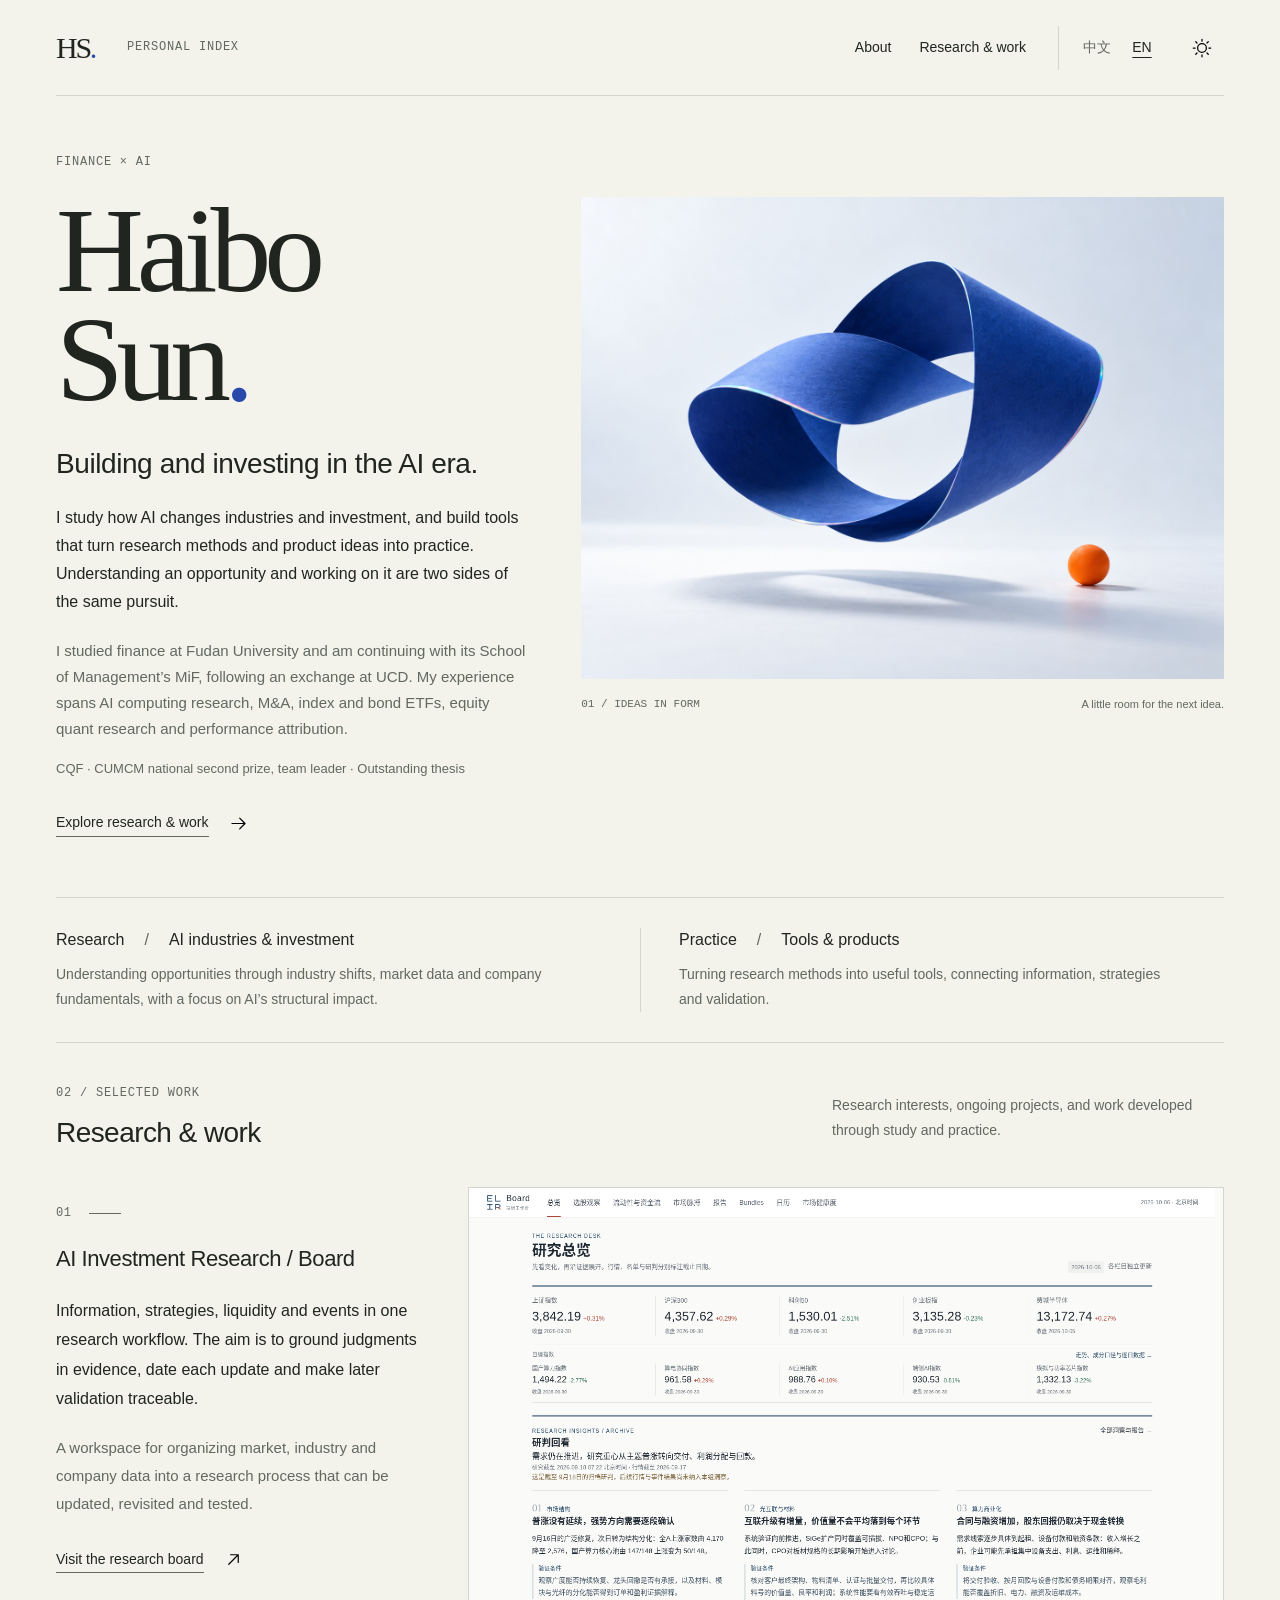
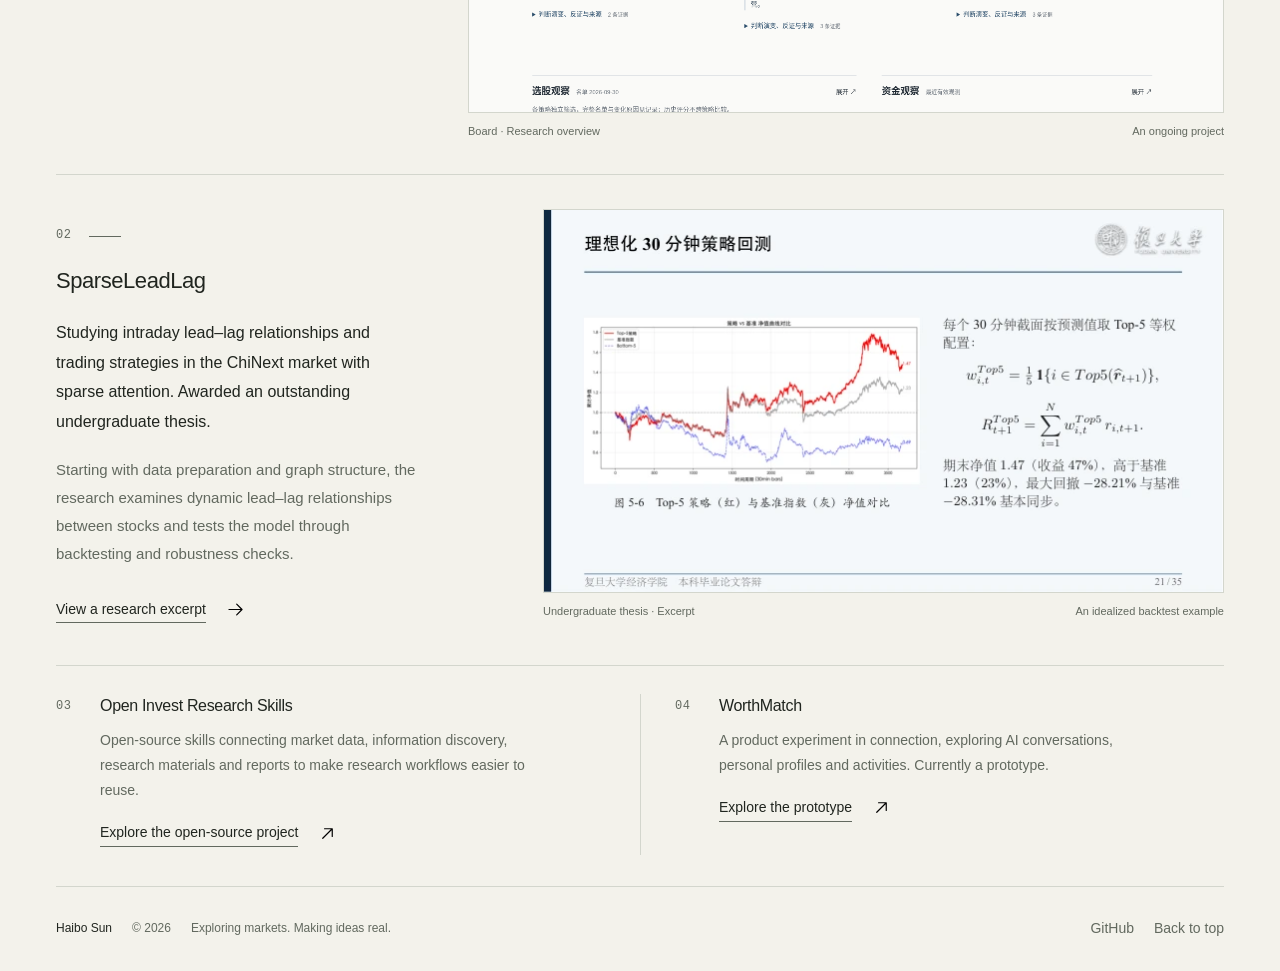
<file: index.html>
<!doctype html>
<html lang="zh-CN" data-theme="light">
<head>
<meta charset="utf-8">
<meta name="viewport" content="width=device-width, initial-scale=1">
<meta name="description" content="Haibo Sun 的个人主页。AI 产业与投资研究，以及用代码把研究方法和产品想法做成工具的实践。">
<meta name="theme-color" content="#f3f2eb">
<title>Haibo Sun · Finance × AI</title>
<link rel="icon" type="image/svg+xml" href="data:image/svg+xml,%3Csvg xmlns='http://www.w3.org/2000/svg' viewBox='0 0 64 64'%3E%3Crect width='64' height='64' rx='12' fill='%23181a19'/%3E%3Cpath d='M18 17v30h7V35h14v12h7V17h-7v11H25V17z' fill='%23ecece4'/%3E%3C/svg%3E">
<link rel="stylesheet" href="css/personal-home.css?v=20261007-1">
<script src="js/personal-home.js?v=20261007-1" defer></script>
</head>
<body>
<a class="skip-link" href="#main" data-i18n="skip">跳到正文</a>
<div class="page-shell" id="home">
<header class="site-header">
  <a class="brand" href="#home" aria-label="Haibo Sun，回到首页">HS<span class="brand-dot">.</span></a>
  <span class="masthead">PERSONAL INDEX</span>
  <nav class="main-nav" aria-label="主导航">
    <a href="#about" data-i18n="navAbout">关于</a>
    <a href="#work" data-i18n="navWork">研究与作品</a>
  </nav>
  <div class="header-controls">
    <div class="language-control" aria-label="语言">
      <button type="button" data-locale="zh" lang="zh-CN" aria-pressed="true">中文</button>
      <button type="button" data-locale="en" lang="en" aria-pressed="false">EN</button>
    </div>
    <button class="theme-toggle" type="button" aria-label="切换到深色模式" aria-pressed="false"><img src="img/home-icons/sun.svg" width="20" height="20" alt=""></button>
  </div>
</header>
<main id="main">
  <section class="hero" id="about" aria-labelledby="hero-title">
    <div class="hero-copy">
      <p class="eyebrow">FINANCE × AI</p>
      <h1 id="hero-title">Haibo<br>Sun<span class="name-dot">.</span></h1>
      <p class="hero-statement" data-i18n="statement">在 AI 时代，创与投。</p>
      <p class="hero-intro" data-i18n="intro">我关注 AI 如何改变产业与投资，也用代码把研究方法和产品想法做成可用的工具。理解机会与亲手实践，是同一件事的两面。</p>
      <p class="hero-background" data-i18n="background">复旦大学金融学本科，继续在复旦管院学习 MiF，曾赴 UCD 交换。实践涉及 AI 算力研究、并购、指数与债券 ETF、权益量化和绩效归因。</p>
      <p class="credentials" data-i18n="credentials">CQF · 数模国家二等奖（队长） · 优秀毕业论文</p>
      <a class="text-link hero-link" href="#work"><span data-i18n="browse">浏览研究与作品</span><img class="ui-icon" src="img/home-icons/arrow-right.svg" width="19" height="19" alt=""></a>
    </div>
    <figure class="hero-art">
      <img class="hero-image" src="img/personal-home-art.png" alt="浅色背景上的蓝色纸环和一颗橙色小球" width="1448" height="1086" fetchpriority="high">
      <figcaption><span>01 / IDEAS IN FORM</span><span data-i18n="artCaption">留一点空间，给下一个想法。</span></figcaption>
    </figure>
  </section>
  <div class="practice-band">
    <div class="practice-item">
      <p class="practice-heading"><span data-i18n="research">研究</span><span class="practice-slash" aria-hidden="true">/</span><span data-i18n="researchTitle">AI 产业与投资</span></p>
      <p class="practice-description" data-i18n="researchDescription">从产业变化、市场数据和公司基本面中理解机会，关注 AI 带来的结构性影响。</p>
    </div>
    <div class="practice-item">
      <p class="practice-heading"><span data-i18n="practice">实践</span><span class="practice-slash" aria-hidden="true">/</span><span data-i18n="practiceTitle">工具与产品</span></p>
      <p class="practice-description" data-i18n="practiceDescription">用代码把研究方法落地为可用的工具，让信息、策略与验证形成闭环。</p>
    </div>
  </div>
  <section class="work-section" id="work" aria-labelledby="work-title">
    <div class="section-heading">
      <div><p class="section-eyebrow">02 / SELECTED WORK</p><h2 id="work-title" data-i18n="workTitle">研究与作品</h2></div>
      <p class="section-intro" data-i18n="workIntro">一些我长期关注的研究方向、正在进行的项目，以及从学习和实践中形成的阶段性成果。</p>
    </div>
    <article class="project project-board" aria-labelledby="board-title">
      <div class="project-copy">
        <p class="project-index">01</p>
        <h3 id="board-title" data-i18n="boardTitle">AI 投研工作台 / Board</h3>
        <p class="project-lead" data-i18n="boardLead">把信息、策略、流动性与事件放进同一个研究工作流。重点是让判断有依据，让更新有日期，也让后续验证有迹可循。</p>
        <p class="project-description" data-i18n="boardDescription">围绕市场、行业与公司，把分散的数据和材料组织成可以持续更新、回看与验证的研究过程。</p>
        <a class="text-link" href="https://board.mindport.chat" target="_blank" rel="noopener noreferrer"><span data-i18n="boardLink">访问工作台</span><img class="ui-icon" src="img/home-icons/arrow-up-right.svg" width="19" height="19" alt=""></a>
      </div>
      <figure class="project-figure">
        <a class="project-image-link" href="https://board.mindport.chat" target="_blank" rel="noopener noreferrer" aria-label="打开 AI 投研工作台"><img src="img/research-board.png" alt="Board 的研究总览页面，展示市场数据、研究回看与行情图表" width="1440" height="1000" loading="lazy" decoding="async"></a>
        <figcaption><span data-i18n="boardCaption">Board · 研究总览</span><span data-i18n="boardStatus">持续迭代中</span></figcaption>
      </figure>
    </article>
    <article class="project project-thesis" aria-labelledby="thesis-title">
      <div class="project-copy">
        <p class="project-index">02</p>
        <h3 id="thesis-title">SparseLeadLag</h3>
        <p class="project-lead" data-i18n="thesisLead">用稀疏注意力研究创业板日内领涨关系与交易策略。本科论文获评优秀毕业论文。</p>
        <p class="project-description" data-i18n="thesisDescription">从数据处理与图结构出发，探索股票间的动态领先关系，并通过回测与稳健性检验审视模型的有效性。</p>
        <a class="text-link thesis-trigger" href="img/sparse-lead-lag.webp"><span data-i18n="thesisLink">查看研究节选</span><img class="ui-icon" src="img/home-icons/arrow-right.svg" width="19" height="19" alt=""></a>
      </div>
      <figure class="project-figure thesis-figure">
        <a class="project-image-link thesis-trigger" href="img/sparse-lead-lag.webp" aria-label="查看 SparseLeadLag 研究节选"><img src="img/sparse-lead-lag.webp" alt="SparseLeadLag 本科论文的理想化回测节选，包含图表与模型公式" width="681" height="383" loading="lazy" decoding="async"></a>
        <figcaption><span data-i18n="thesisCaption">本科论文 · 研究节选</span><span data-i18n="thesisNote">图中为理想化回测示例</span></figcaption>
      </figure>
    </article>
    <div class="secondary-projects">
      <article class="secondary-project">
        <p class="project-index">03</p>
        <div><h3>Open Invest Research Skills</h3><p data-i18n="skillsDescription">面向投研的开源技能集，连接行情、信息检索、资料整理与报告，让研究流程更容易复用。</p><a class="text-link" href="https://github.com/Leoherbertsun/open-invest-research-skills" target="_blank" rel="noopener noreferrer"><span data-i18n="skillsLink">查看开源项目</span><img class="ui-icon" src="img/home-icons/arrow-up-right.svg" width="18" height="18" alt=""></a></div>
      </article>
      <article class="secondary-project">
        <p class="project-index">04</p>
        <div><h3>WorthMatch</h3><p data-i18n="worthmatchDescription">关于认识与连接的产品实验，探索 AI 对话、个人档案与活动的结合方式。目前是原型项目。</p><a class="text-link" href="https://github.com/Leoherbertsun/worthmatch-ai-companion-web" target="_blank" rel="noopener noreferrer"><span data-i18n="worthmatchLink">查看产品原型</span><img class="ui-icon" src="img/home-icons/arrow-up-right.svg" width="18" height="18" alt=""></a></div>
      </article>
    </div>
  </section>
</main>
<footer class="site-footer"><span class="footer-name">Haibo Sun</span><span>© 2026</span><span class="footer-note" data-i18n="footerNote">研究市场，把想法做出来。</span><a href="https://github.com/Leoherbertsun" target="_blank" rel="noopener noreferrer">GitHub</a><a href="#home" data-i18n="backTop">回到顶部</a></footer>
</div>
<dialog class="research-dialog" aria-labelledby="dialog-title">
  <div class="dialog-heading"><div><p class="section-eyebrow">RESEARCH NOTE</p><h2 id="dialog-title">SparseLeadLag</h2></div><button class="dialog-close" type="button" data-i18n="close">关闭</button></div>
  <figure><img src="img/sparse-lead-lag.webp" alt="SparseLeadLag 本科论文的理想化回测节选，包含图表与模型公式" width="681" height="383"><figcaption data-i18n="dialogCaption">本科论文研究节选。图中展示理想化回测示例，用于说明研究方法。</figcaption></figure>
</dialog>
</body>
</html>
</file>
<file: css/personal-home.css>
:root {
  color-scheme: light;
  --paper: #f3f2eb;
  --ink: #20251f;
  --muted: #62695f;
  --line: #d3d6cd;
  --accent: #2948ab;
  --hover: #e8e9df;
  --body-font: "Helvetica Neue", Arial, "PingFang SC", "Microsoft YaHei", sans-serif;
  --display-font: Georgia, "Times New Roman", serif;
  --mono-font: "SFMono-Regular", Consolas, "Liberation Mono", monospace;
}
html[data-theme="dark"] {
  color-scheme: dark;
  --paper: #222622;
  --ink: #eaece5;
  --muted: #b5bbae;
  --line: #444b41;
  --accent: #b3c6eb;
  --hover: #30362e;
}
* { box-sizing: border-box; }
html { scroll-behavior: smooth; scroll-padding-top: 28px; }
body { margin: 0; background: var(--paper); color: var(--ink); font-family: var(--body-font); font-size: 1rem; line-height: 1.8; -webkit-font-smoothing: antialiased; }
a { color: inherit; text-decoration: none; }
button { font: inherit; }
button, a { -webkit-tap-highlight-color: transparent; }
img { display: block; max-width: 100%; height: auto; }
figure, p { margin: 0; }
::selection { background: #cedaf0; color: #172033; }
:focus-visible { outline: 2px solid var(--accent); outline-offset: 6px; }
.skip-link { position: fixed; top: -100px; left: 20px; padding: 10px 18px; background: var(--ink); color: var(--paper); z-index: 10; }
.skip-link:focus { top: 12px; }
.page-shell { width: min(1240px, calc(100% - 112px)); margin: auto; }
.site-header { min-height: 96px; display: flex; flex-wrap: wrap; align-items: center; gap: 32px; border-bottom: 1px solid var(--line); }
.brand { font-family: var(--display-font); font-size: 1.875rem; font-weight: 400; letter-spacing: -.075em; line-height: 1; padding: 10px 0; }
.brand-dot, .name-dot { color: var(--accent); }
.masthead, .eyebrow, .section-eyebrow, .project-index, .hero-art figcaption { font-family: var(--mono-font); font-size: .75rem; letter-spacing: .065em; color: var(--muted); }
.main-nav { display: flex; gap: 28px; margin-left: auto; font-size: .875rem; }
.main-nav a { min-height: 44px; display: flex; align-items: center; }
.header-controls { display: flex; align-items: center; gap: 16px; }
.language-control { display: flex; padding-left: 15px; border-left: 1px solid var(--line); }
.header-controls button { min-height: 44px; min-width: 44px; display: grid; place-items: center; padding: 0 8px; border: 1px solid transparent; background: transparent; color: var(--muted); font-size: .875rem; cursor: pointer; }
.header-controls button[aria-pressed="true"] { color: var(--ink); }
.language-control button { position: relative; }
.language-control button[aria-pressed="true"] { text-decoration: underline; text-underline-offset: 5px; text-decoration-thickness: 1px; }
.header-controls button:hover { background: var(--hover); }
.theme-toggle img { width: 20px; }
.hero { display: grid; grid-template-columns: .85fr 1.15fr; gap: 50px; padding: 56px 0 52px; }
.hero-copy { min-width: 0; }
.eyebrow { margin-bottom: 22px; }
h1 { font-family: var(--display-font); font-size: clamp(88px, 9.5vw, 126px); font-weight: 400; line-height: .9; letter-spacing: -.058em; margin: 0 0 30px; }
.hero-statement { font-size: 1.875rem; line-height: 1.4; margin-bottom: 20px; letter-spacing: -.015em; }
.hero-intro { font-size: 1rem; line-height: 1.85; max-width: 35em; }
.hero-background { margin-top: 22px; font-size: .9375rem; line-height: 1.85; color: var(--muted); max-width: 37em; }
.credentials { font-size: .8125rem; line-height: 1.8; margin-top: 14px; color: var(--muted); }
.text-link { display: inline-flex; align-items: center; justify-content: space-between; gap: 20px; min-height: 44px; font-size: .875rem; line-height: 1.45; }
.text-link > span { border-bottom: 1px solid var(--muted); padding: 3px 0; }
.ui-icon { flex-shrink: 0; width: 19px; height: 19px; transition: transform .2s ease; }
.text-link:hover .ui-icon { transform: translate(3px, -1px); }
.hero-link { margin-top: 21px; }
.hero-art { align-self: start; padding-top: 45px; min-width: 0; }
.hero-image { width: 100%; }
.hero-art figcaption { display: flex; justify-content: space-between; gap: 16px; margin-top: 16px; font-size: .6875rem; letter-spacing: 0; }
.hero-art figcaption > span:last-child { text-align: right; font-family: var(--body-font); }
.practice-band { display: grid; grid-template-columns: minmax(0, 1fr) minmax(0, 1fr); padding: 30px 0; border-block: 1px solid var(--line); }
.practice-item { min-width: 0; padding-right: 38px; overflow-wrap: break-word; }
.practice-item + .practice-item { border-left: 1px solid var(--line); padding: 0 0 0 38px; }
.practice-heading { display: flex; gap: 20px; align-items: baseline; font-size: 1rem; line-height: 1.5; }
.practice-slash { color: var(--muted); }
.practice-description { margin: 10px 0 0 55px; font-size: .875rem; line-height: 1.8; color: var(--muted); max-width: 32em; }
.work-section { padding-top: 40px; }
.section-heading { display: flex; justify-content: space-between; align-items: center; gap: 60px; margin-bottom: 35px; }
.section-eyebrow { margin-bottom: 8px; }
h2 { font-size: 1.75rem; font-weight: 400; line-height: 1.4; letter-spacing: -.02em; margin: 0; }
.section-intro { font-size: .875rem; line-height: 1.8; color: var(--muted); max-width: 28em; }
.project { display: grid; grid-template-columns: minmax(0, .65fr) minmax(0, 1.35fr); gap: 48px; padding: 0 0 34px; }
.project + .project { border-top: 1px solid var(--line); padding-top: 34px; }
.project-copy { min-width: 0; padding-top: 16px; }
.project-index { display: flex; align-items: center; gap: 18px; margin-bottom: 18px; letter-spacing: .04em; }
.project-index::after { content: ""; width: 32px; border-top: 1px solid var(--muted); }
h3 { font-size: 1.375rem; line-height: 1.45; font-weight: 500; letter-spacing: -.02em; margin: 0 0 21px; overflow-wrap: anywhere; }
.project-lead { font-size: 1rem; line-height: 1.85; }
.project-description { font-size: .9375rem; line-height: 1.85; color: var(--muted); margin-top: 20px; }
.project-copy .text-link { margin-top: 20px; }
.project-figure { align-self: start; min-width: 0; }
.project-image-link { display: block; transition: opacity .2s ease; }
.project-image-link:hover { opacity: .92; }
.project-image-link img { width: 100%; border: 1px solid var(--line); }
.project-figure figcaption { display: flex; gap: 16px; justify-content: space-between; color: var(--muted); font-size: .6875rem; line-height: 1.7; padding-top: 9px; }
.thesis-figure { width: min(100%, 681px); justify-self: end; }
.secondary-projects { display: grid; grid-template-columns: 1fr 1fr; border-block: 1px solid var(--line); padding: 28px 0 31px; }
.secondary-project { display: grid; grid-template-columns: 28px minmax(0, 1fr); gap: 16px; padding-right: 34px; }
.secondary-project + .secondary-project { border-left: 1px solid var(--line); padding: 0 0 0 34px; }
.secondary-project .project-index { display: block; padding-top: 2px; margin: 0; }
.secondary-project .project-index::after { display: none; }
.secondary-project h3 { font-size: 1rem; margin-bottom: 10px; }
.secondary-project p:not(.project-index) { font-size: .875rem; color: var(--muted); line-height: 1.8; max-width: 32em; }
.secondary-project .text-link { margin-top: 8px; }
.site-footer { display: flex; align-items: center; gap: 20px; padding: 20px 0; color: var(--muted); font-size: .75rem; }
.footer-name { color: var(--ink); }
.footer-note { margin-right: auto; }
.site-footer a { min-height: 44px; display: flex; align-items: center; font-size: .875rem; }
a:hover { color: var(--accent); }
.research-dialog { width: min(760px, calc(100% - 32px)); max-height: calc(100dvh - 48px); overflow: auto; padding: 28px; background: var(--paper); border: 1px solid var(--line); color: var(--ink); }
.research-dialog::backdrop { background: rgb(25 31 27 / .55); }
.dialog-heading { display: flex; align-items: center; justify-content: space-between; gap: 20px; margin-bottom: 24px; }
.dialog-close { min-width: 60px; min-height: 44px; background: transparent; color: var(--ink); border: 1px solid var(--line); cursor: pointer; font-size: .875rem; }
.dialog-close:hover { background: var(--hover); }
.research-dialog figure img { width: 100%; }
.research-dialog figcaption { font-size: .8125rem; color: var(--muted); line-height: 1.7; margin-top: 16px; }
html[data-theme="dark"] .ui-icon, html[data-theme="dark"] .theme-toggle img { filter: invert(1); }
html[lang="en"] .hero-statement { font-size: 1.75rem; max-width: 18em; }
html[lang="en"] .hero-intro { line-height: 1.75; }
html[lang="en"] .hero-background { line-height: 1.75; }
html[lang="en"] .practice-description { margin-left: 0; max-width: 35em; }
@media (max-width: 1100px) {
  .page-shell { width: calc(100% - 80px); }
  .site-header { gap: 24px; min-height: 72px; }
  .header-controls { gap: 8px; }
  .hero { gap: 30px; padding: 34px 0 30px; }
  .eyebrow { margin-bottom: 12px; }
  h1 { font-size: clamp(82px, 10.5vw, 110px); line-height: .84; margin-bottom: 15px; }
  .hero-statement { font-size: 1.75rem; margin-bottom: 12px; }
  .hero-intro { font-size: .875rem; line-height: 1.75; }
  .hero-background { font-size: .875rem; line-height: 1.75; margin-top: 14px; }
  .hero-link { margin-top: 12px; }
  .hero-art { padding-top: 30px; }
  .hero-art figcaption { flex-direction: column; gap: 4px; }
  .hero-art figcaption > span:last-child { text-align: left; }
  .practice-band { padding: 24px 0; }
  .practice-description { font-size: .8125rem; }
  .work-section { padding-top: 32px; }
  .section-heading { margin-bottom: 28px; }
  .project { grid-template-columns: minmax(0, .6fr) minmax(0, 1.4fr); gap: 26px; }
  .project-lead { font-size: .875rem; line-height: 1.8; }
  .project-description { font-size: .875rem; }
  .project-figure { align-self: center; }
}
@media (max-width: 800px) {
  .page-shell { width: calc(100% - 48px); }
  .masthead { display: none; }
  .site-header { gap: 16px; min-height: 82px; }
  .main-nav { gap: 20px; }
  .hero { gap: 30px; padding: 42px 0; }
  .hero-art { align-self: center; padding-top: 0; }
  .hero-intro { font-size: .9375rem; }
  .hero-background { font-size: .875rem; }
  .hero-statement { font-size: 1.5rem; }
  .practice-item { padding-right: 24px; }
  .practice-item + .practice-item { padding-left: 24px; }
  .practice-heading { gap: 12px; font-size: .9375rem; }
  .practice-description { margin-left: 0; font-size: .8125rem; }
  .section-heading { gap: 30px; }
  .section-intro { max-width: 24em; font-size: .8125rem; }
  .project { grid-template-columns: minmax(0, .8fr) minmax(0, 1.2fr); gap: 26px; }
  h3 { font-size: 1.1875rem; }
}
@media (max-width: 640px) {
  .page-shell { width: calc(100% - 40px); }
  .site-header { gap: 10px; }
  .brand { font-size: 1.75rem; }
  .main-nav { gap: 16px; font-size: .8125rem; }
  .header-controls { gap: 0; margin-left: auto; }
  .language-control { padding-left: 8px; }
  .header-controls button { min-width: 40px; padding: 0 5px; font-size: .8125rem; }
  .hero { grid-template-columns: 1fr; gap: 32px; padding: 35px 0 30px; }
  .eyebrow { margin-bottom: 18px; }
  h1 { font-size: clamp(82px, 24vw, 112px); line-height: .9; margin-bottom: 27px; }
  .hero-statement { font-size: 1.625rem; }
  .hero-intro { font-size: 1rem; line-height: 1.85; }
  .hero-background { font-size: .9375rem; margin-top: 18px; }
  .hero-art { padding: 0; }
  .hero-art figcaption { flex-direction: row; gap: 12px; }
  .hero-art figcaption > span:last-child { text-align: right; }
  .hero-link { margin-top: 16px; }
  .practice-band { padding: 23px 0; gap: 22px; }
  .practice-item { padding-right: 0; }
  .practice-item + .practice-item { padding-left: 22px; }
  .practice-heading { display: block; font-size: .9375rem; }
  .practice-heading > span:first-child { display: block; font-size: .75rem; color: var(--muted); margin-bottom: 7px; }
  .practice-slash { display: none; }
  .practice-description { margin-top: 8px; line-height: 1.7; }
  .work-section { padding-top: 30px; }
  .section-heading { display: block; margin-bottom: 25px; }
  h2 { font-size: 1.625rem; }
  .section-intro { max-width: 32em; margin-top: 16px; font-size: .875rem; }
  .project { grid-template-columns: 1fr; gap: 22px; padding-bottom: 30px; }
  .project + .project { padding-top: 26px; }
  .project-copy { padding-top: 0; }
  .project-index { margin-bottom: 13px; }
  h3 { font-size: 1.3125rem; margin-bottom: 16px; }
  .project-lead { font-size: 1rem; line-height: 1.85; }
  .project-description { font-size: .9375rem; margin-top: 15px; }
  .project-copy .text-link { margin-top: 14px; }
  .secondary-projects { grid-template-columns: 1fr; padding: 0; }
  .secondary-project { padding: 24px 0; gap: 10px; }
  .secondary-project + .secondary-project { border-left: 0; border-top: 1px solid var(--line); padding: 24px 0; }
  .secondary-project p:not(.project-index) { font-size: .9375rem; }
  .site-footer { flex-wrap: wrap; gap: 0 16px; padding: 15px 0; color: var(--muted); }
  .footer-note { display: none; }
  .site-footer a:first-of-type { margin-left: auto; }
  .research-dialog { padding: 20px; }
  html[lang="en"] .hero-statement { font-size: 1.625rem; }
}
@media (max-width: 370px) {
  .page-shell { width: calc(100% - 32px); }
  .site-header { flex-wrap: wrap; gap: 0 14px; padding: 12px 0; }
  .main-nav { margin-left: auto; }
  .header-controls { width: 100%; justify-content: flex-end; }
  .language-control { border-left: 0; padding-left: 0; }
  .hero { padding-top: 28px; }
  .hero-art figcaption { flex-direction: column; gap: 4px; }
  .hero-art figcaption > span:last-child { text-align: left; }
  .site-footer a:first-of-type { margin-left: 0; }
}
@media (prefers-reduced-motion: reduce) {
  html { scroll-behavior: auto; }
  *, *::before, *::after { transition: none !important; }
}
</file>
